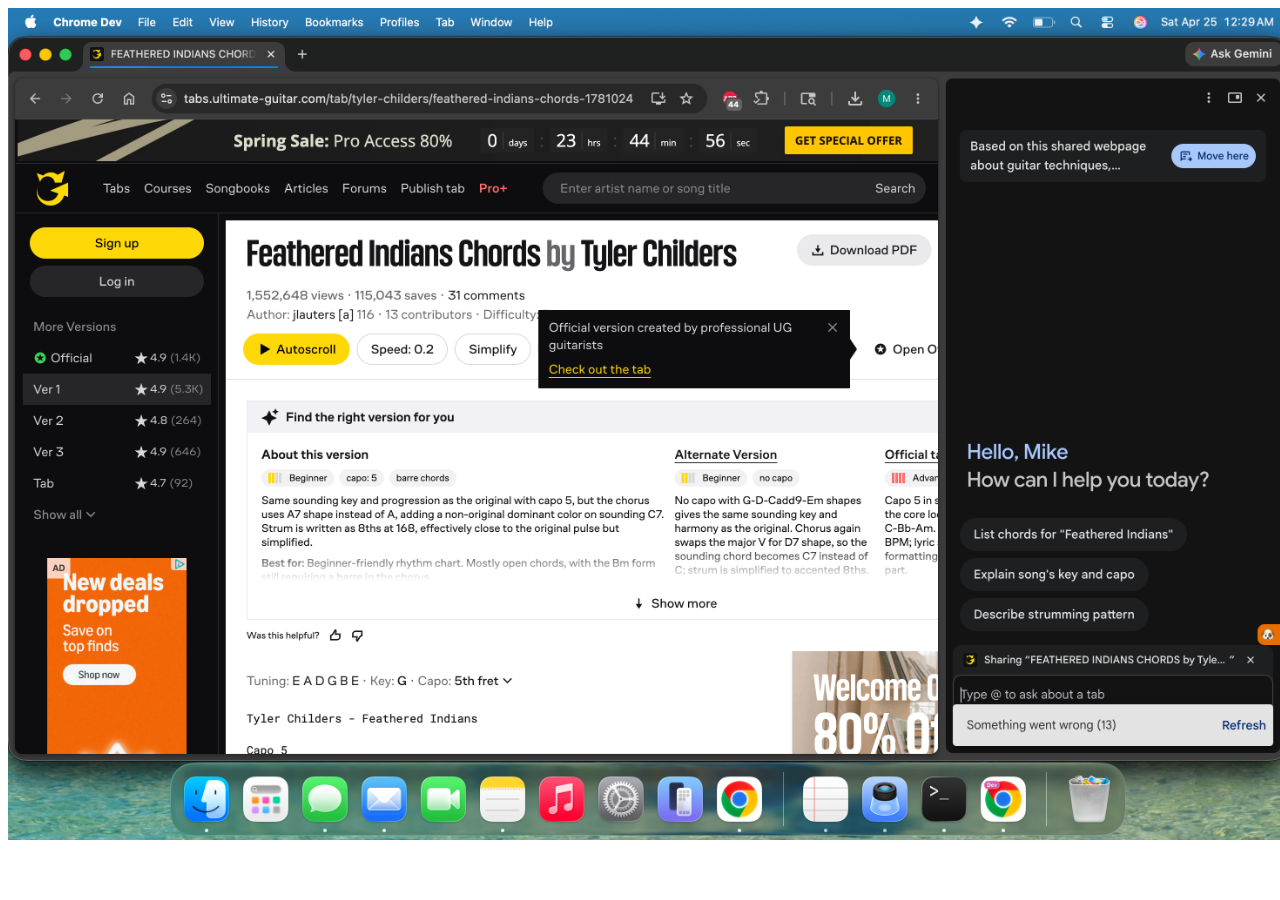
<file: screenshot.html>
<!DOCTYPE html>
<html lang="en">
<head>
    <meta charset="UTF-8">
    <meta name="viewport" content="width=device-width, initial-scale=1.0">
    <title>Blank Page</title>
</head>
<body>
<img src="https://mikelangley.github.io/screenshot.png" style="width: 100vw; height: auto;">
</body>
</html>
</file>
